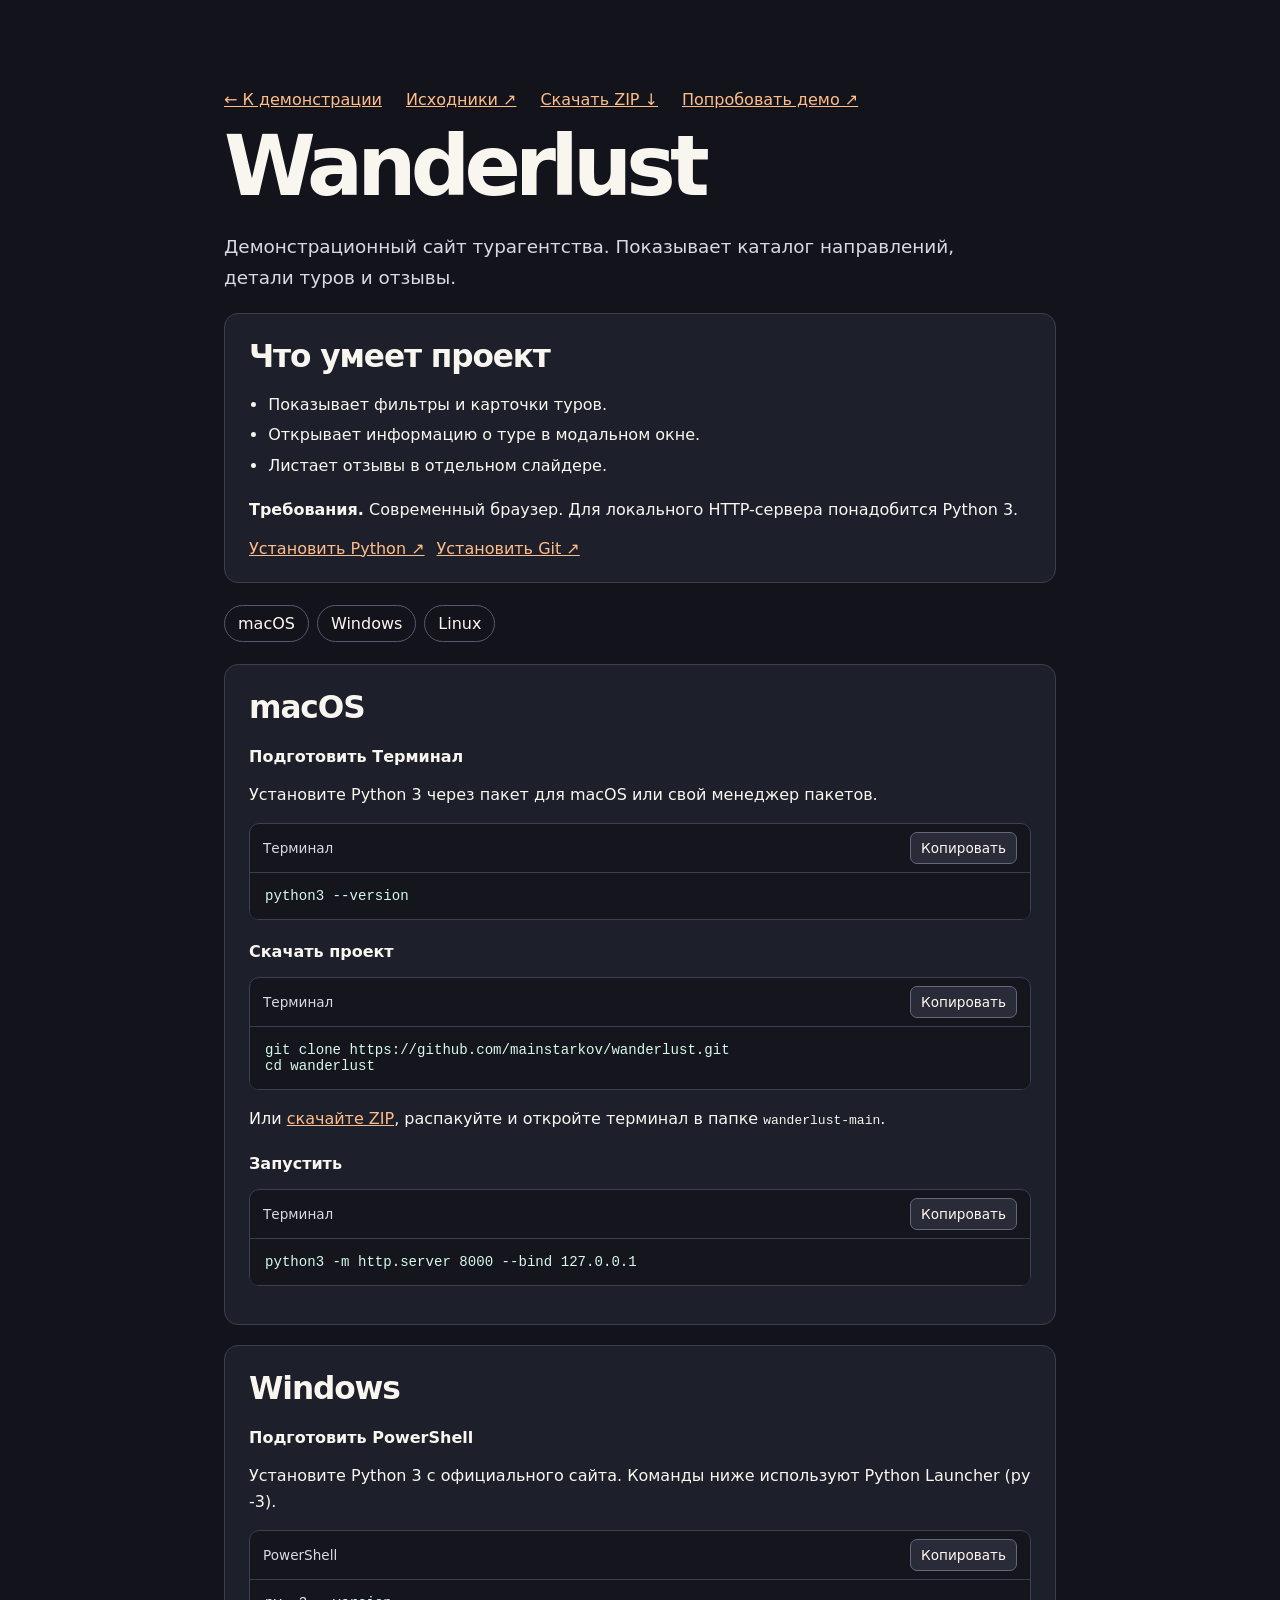
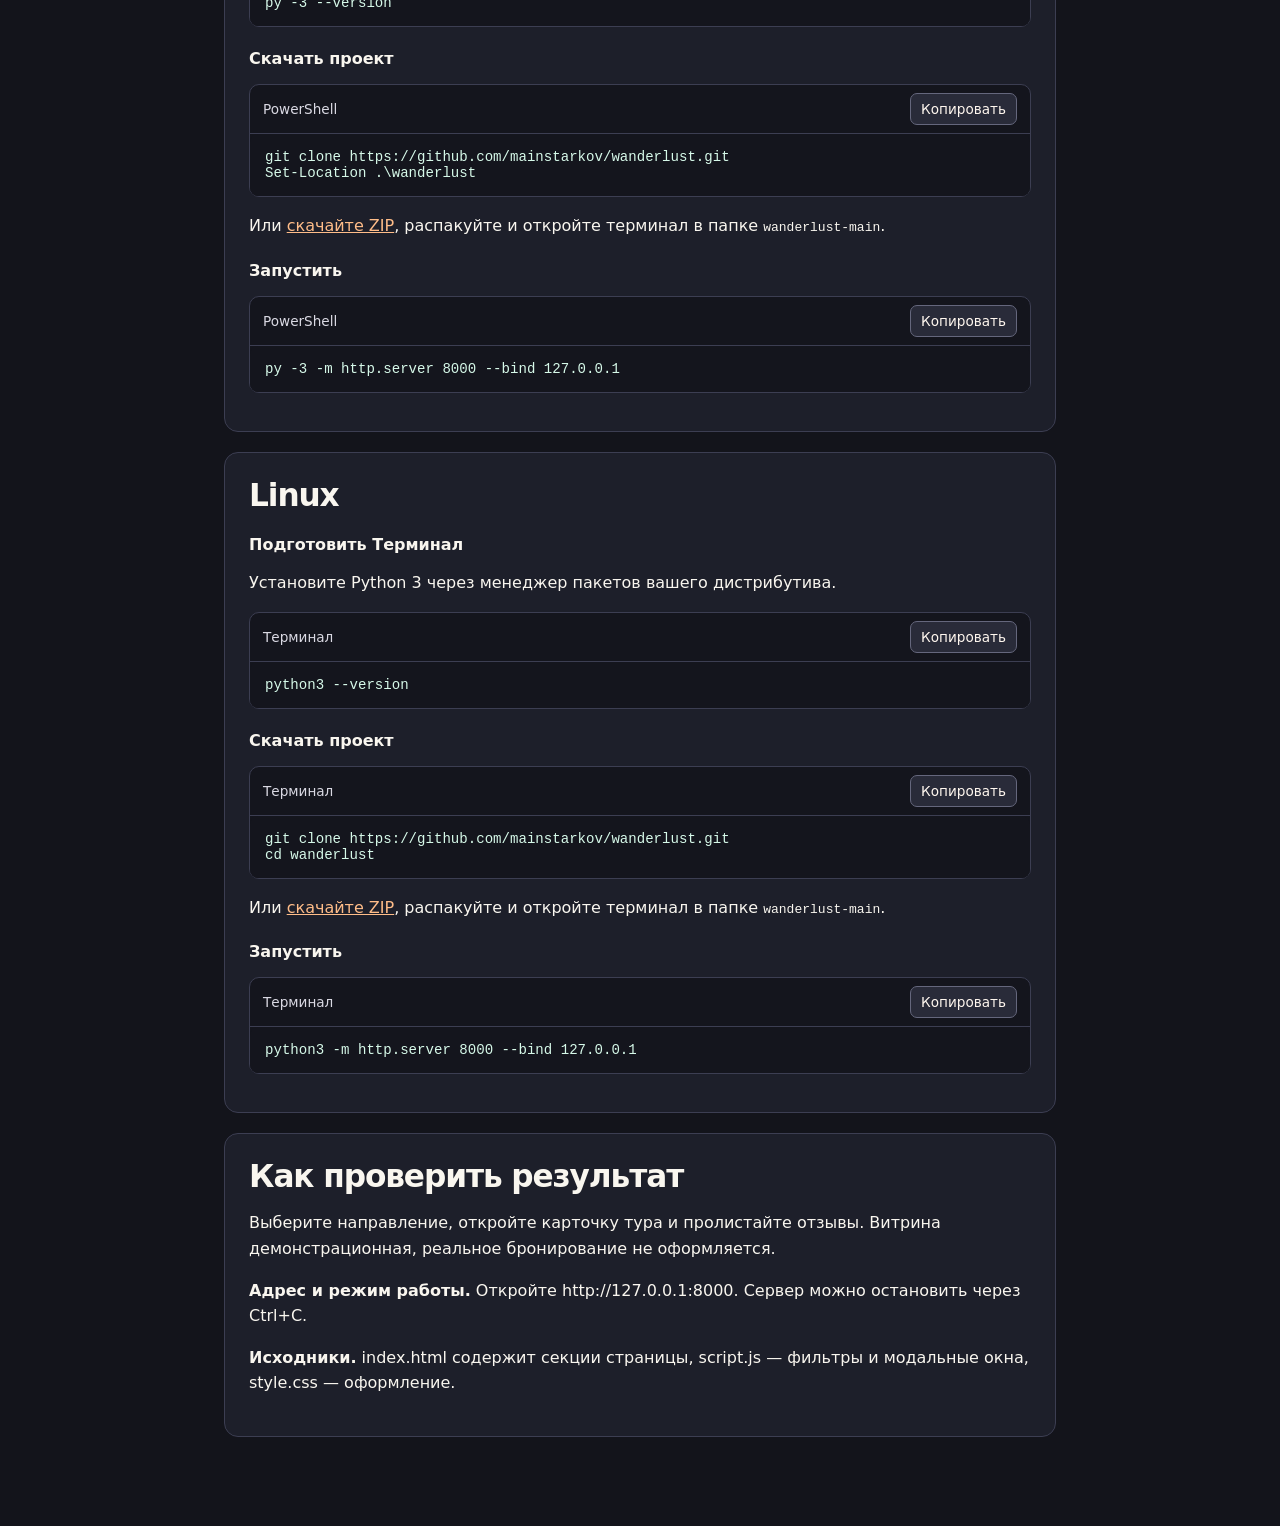
<file: start.html>
<!doctype html>
<html lang="ru">
<head><meta charset="utf-8"><meta name="viewport" content="width=device-width, initial-scale=1">
<title>Wanderlust · Установка и запуск</title><style>
:root{color-scheme:dark;font-family:system-ui,sans-serif;background:#13141b;color:#f9f6ef}
*{box-sizing:border-box}body{margin:0}.wrap{max-width:880px;margin:auto;padding:clamp(28px,8vw,90px) 24px}
h1{font-size:clamp(2.5rem,8vw,5.2rem);line-height:1;letter-spacing:-.07em;overflow-wrap:anywhere;margin:16px 0 24px}
h2{font-size:1.1rem;margin:0}.lead{max-width:63ch;color:#dad9e3;font-size:1.15rem;line-height:1.65}
a{color:#ffbd89}.top{display:flex;gap:24px;flex-wrap:wrap}.box{padding:24px;margin-top:20px;background:#1d1f2a;border:1px solid #3c3e52;border-radius:14px}
pre{background:#14151d;padding:15px;border-radius:8px;white-space:pre-wrap;overflow-wrap:anywhere;color:#d6f9e9}
ul{padding-left:1.2rem;line-height:1.9}.list{display:grid;grid-template-columns:repeat(auto-fit,minmax(min(100%,220px),1fr));gap:10px;padding:0;list-style:none}.list a{display:block;background:#1d1f2a;border:1px solid #3c3e52;padding:10px 14px;border-radius:9px}

html{scroll-behavior:smooth}.os-links{display:flex;gap:8px;flex-wrap:wrap;margin:22px 0}.os-links a{border:1px solid #565870;padding:8px 13px;border-radius:99px;text-decoration:none;color:#fff7ef}.os-links a:hover,.os-links a:focus-visible{border-color:#ffbd89;color:#ffbd89}.box{scroll-margin-top:12px}.box p{line-height:1.6}.box h2{font-size:clamp(1.4rem,4vw,1.95rem);letter-spacing:-.035em}.box h3{margin-top:22px;font-size:1rem}.snippet{background:#14151d;border:1px solid #3c3e52;border-radius:10px;margin:14px 0}.snippet-head{padding:8px 13px;display:flex;align-items:center;justify-content:space-between;gap:10px;border-bottom:1px solid #3c3e52;color:#dad9e3;font-size:.82rem}.snippet-head button{cursor:pointer;background:#292b39;color:#fff7ef;padding:6px 9px;border:1px solid #565870;border-radius:6px;font:inherit}.snippet-head button:focus-visible{outline:2px solid #ffbd89;outline-offset:2px}.snippet pre{margin:0;font-size:.88rem}.note{color:#dad9e3}.status-copy:empty{display:none}.status-copy{position:sticky;bottom:14px;width:max-content;max-width:100%;background:#222533;border:1px solid #6b6d86;border-radius:8px;padding:8px 12px}.tag{font-family:ui-monospace,monospace;color:#9ee4c5}.zip{white-space:nowrap}@media(prefers-reduced-motion:reduce){html{scroll-behavior:auto}}

.guide-code{background:#14151d;border:1px solid #3c3e52;border-radius:10px;margin:14px 0}.code-head{display:flex;align-items:center;justify-content:space-between;gap:10px;border-bottom:1px solid #3c3e52;padding:8px 13px;color:#dad9e3;font-size:.85rem}.code-head button{font:inherit;border:1px solid #65677d;background:#292b39;color:#fff7ef;border-radius:7px;padding:7px 10px;cursor:pointer}.guide-code pre{margin:0;font-size:.88rem}.box p{overflow-wrap:anywhere}.tool-links{display:flex;gap:12px;flex-wrap:wrap}.status-copy{z-index:2}</style></head>
<body><main class="wrap">
<nav class="top" aria-label="Проект"><a href="https://mainstarkov.github.io/wanderlust/">← К демонстрации</a><a href="https://github.com/mainstarkov/wanderlust">Исходники ↗</a><a href="https://github.com/mainstarkov/wanderlust/archive/refs/heads/main.zip">Скачать ZIP ↓</a> <a href="https://mainstarkov.github.io/wanderlust/">Попробовать демо ↗</a></nav>
<h1>Wanderlust</h1>
<p class="lead">Демонстрационный сайт турагентства. Показывает каталог направлений, детали туров и отзывы.</p>
<section class="box" aria-label="Описание проекта"><h2>Что умеет проект</h2><ul><li>Показывает фильтры и карточки туров.</li><li>Открывает информацию о туре в модальном окне.</li><li>Листает отзывы в отдельном слайдере.</li></ul>
<p><strong>Требования.</strong> Современный браузер. Для локального HTTP-сервера понадобится Python 3.</p>
<div class="tool-links"><a href="https://www.python.org/downloads/">Установить Python ↗</a><a href="https://git-scm.com/install/">Установить Git ↗</a></div>
</section>
<nav class="os-links" aria-label="Операционная система"><a href="#macos">macOS</a><a href="#windows">Windows</a><a href="#linux">Linux</a></nav>
<section class="box" id="macos">
<h2>macOS</h2>
<h3>Подготовить Терминал</h3><p>Установите Python 3 через пакет для macOS или свой менеджер пакетов.</p><div class="guide-code"><div class="code-head"><span>Терминал</span></div><pre><code>python3 --version</code></pre></div>
<h3>Скачать проект</h3><div class="guide-code"><div class="code-head"><span>Терминал</span></div><pre><code>git clone https://github.com/mainstarkov/wanderlust.git
cd wanderlust</code></pre></div>
<p>Или <a href="https://github.com/mainstarkov/wanderlust/archive/refs/heads/main.zip">скачайте ZIP</a>, распакуйте и откройте терминал в папке <code>wanderlust-main</code>.</p>
<h3>Запустить</h3><div class="guide-code"><div class="code-head"><span>Терминал</span></div><pre><code>python3 -m http.server 8000 --bind 127.0.0.1</code></pre></div>

</section><section class="box" id="windows">
<h2>Windows</h2>
<h3>Подготовить PowerShell</h3><p>Установите Python 3 с официального сайта. Команды ниже используют Python Launcher (py -3).</p><div class="guide-code"><div class="code-head"><span>PowerShell</span></div><pre><code>py -3 --version</code></pre></div>
<h3>Скачать проект</h3><div class="guide-code"><div class="code-head"><span>PowerShell</span></div><pre><code>git clone https://github.com/mainstarkov/wanderlust.git
Set-Location .\wanderlust</code></pre></div>
<p>Или <a href="https://github.com/mainstarkov/wanderlust/archive/refs/heads/main.zip">скачайте ZIP</a>, распакуйте и откройте терминал в папке <code>wanderlust-main</code>.</p>
<h3>Запустить</h3><div class="guide-code"><div class="code-head"><span>PowerShell</span></div><pre><code>py -3 -m http.server 8000 --bind 127.0.0.1</code></pre></div>

</section><section class="box" id="linux">
<h2>Linux</h2>
<h3>Подготовить Терминал</h3><p>Установите Python 3 через менеджер пакетов вашего дистрибутива.</p><div class="guide-code"><div class="code-head"><span>Терминал</span></div><pre><code>python3 --version</code></pre></div>
<h3>Скачать проект</h3><div class="guide-code"><div class="code-head"><span>Терминал</span></div><pre><code>git clone https://github.com/mainstarkov/wanderlust.git
cd wanderlust</code></pre></div>
<p>Или <a href="https://github.com/mainstarkov/wanderlust/archive/refs/heads/main.zip">скачайте ZIP</a>, распакуйте и откройте терминал в папке <code>wanderlust-main</code>.</p>
<h3>Запустить</h3><div class="guide-code"><div class="code-head"><span>Терминал</span></div><pre><code>python3 -m http.server 8000 --bind 127.0.0.1</code></pre></div>

</section>
<section class="box"><h2>Как проверить результат</h2><p>Выберите направление, откройте карточку тура и пролистайте отзывы. Витрина демонстрационная, реальное бронирование не оформляется.</p>
<p><strong>Адрес и режим работы.</strong> Откройте http://127.0.0.1:8000. Сервер можно остановить через Ctrl+C.</p>
<p><strong>Исходники.</strong> index.html содержит секции страницы, script.js — фильтры и модальные окна, style.css — оформление.</p>
</section><p class="status-copy" id="copy-status" role="status"></p>
</main><script>
const guideStatus = document.querySelector("#copy-status");
if (navigator.clipboard) {
  let hide;
  for (const block of document.querySelectorAll(".guide-code")) {
    const button = document.createElement("button");
    button.type = "button";
    button.textContent = "Копировать";
    button.addEventListener("click", async () => {
      try {
        await navigator.clipboard.writeText(block.querySelector("code").textContent);
        guideStatus.textContent = "Команды скопированы.";
      } catch {
        guideStatus.textContent = "Выделите и скопируйте команды вручную.";
      }
      clearTimeout(hide);
      hide = setTimeout(() => { guideStatus.textContent = ""; }, 2200);
    });
    block.querySelector(".code-head").append(button);
  }
}
</script></body></html>
</file>
